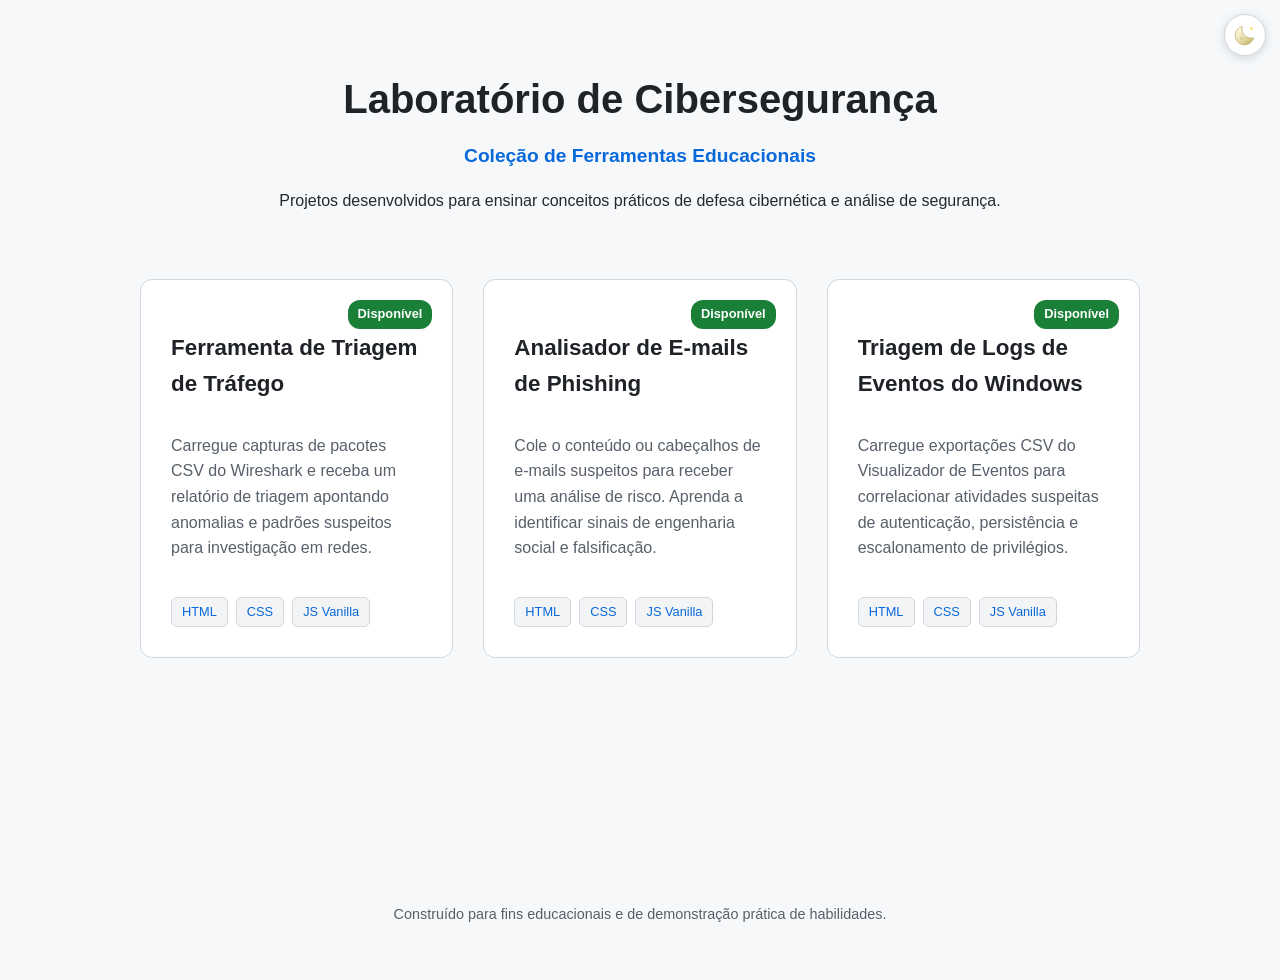
<file: index.html>
<!DOCTYPE html>
<html lang="pt-BR">
<head>
    <meta charset="UTF-8">
    <meta name="viewport" content="width=device-width, initial-scale=1.0">
    <title>Laboratório de Cibersegurança</title>
    <link rel="stylesheet" href="styles.css?v=4">
    <script src="theme.js?v=2"></script>
    <link rel="icon" href="data:image/svg+xml,<svg xmlns=%22http://www.w3.org/2000/svg%22 viewBox=%220 0 100 100%22><text y=%22.9em%22 font-size=%2290%22>🛡️</text></svg>">
</head>
<body>
    <header>
        <h1>Laboratório de Cibersegurança</h1>
        <h2>Coleção de Ferramentas Educacionais</h2>
        <p>Projetos desenvolvidos para ensinar conceitos práticos de defesa cibernética e análise de segurança.</p>
    </header>

    <main class="projects-grid">
        <!-- Projeto 1: Triagem de Tráfego -->
        <a href="triagem-trafego/index.html" class="project-card">
            <div class="status-badge status-active">Disponível</div>
            <h3>Ferramenta de Triagem de Tráfego</h3>
            <p>Carregue capturas de pacotes CSV do Wireshark e receba um relatório de triagem apontando anomalias e padrões suspeitos para investigação em redes.</p>
            <div class="tech-tags">
                <span>HTML</span>
                <span>CSS</span>
                <span>JS Vanilla</span>
            </div>
        </a>

        <!-- Projeto 2: Analisador de Phishing -->
        <a href="analisador-phishing/index.html" class="project-card">
            <div class="status-badge status-active">Disponível</div>
            <h3>Analisador de E-mails de Phishing</h3>
            <p>Cole o conteúdo ou cabeçalhos de e-mails suspeitos para receber uma análise de risco. Aprenda a identificar sinais de engenharia social e falsificação.</p>
            <div class="tech-tags">
                <span>HTML</span>
                <span>CSS</span>
                <span>JS Vanilla</span>
            </div>
        </a>

        <!-- Projeto 3: Analisador de Logs do Windows -->
        <a href="triagem-logs-windows/index.html" class="project-card">
            <div class="status-badge status-active">Disponível</div>
            <h3>Triagem de Logs de Eventos do Windows</h3>
            <p>Carregue exportações CSV do Visualizador de Eventos para correlacionar atividades suspeitas de autenticação, persistência e escalonamento de privilégios.</p>
            <div class="tech-tags">
                <span>HTML</span>
                <span>CSS</span>
                <span>JS Vanilla</span>
            </div>
        </a>
    </main>

    <footer>
        <p>Construído para fins educacionais e de demonstração prática de habilidades.</p>
    </footer>
</body>
</html>
</file>
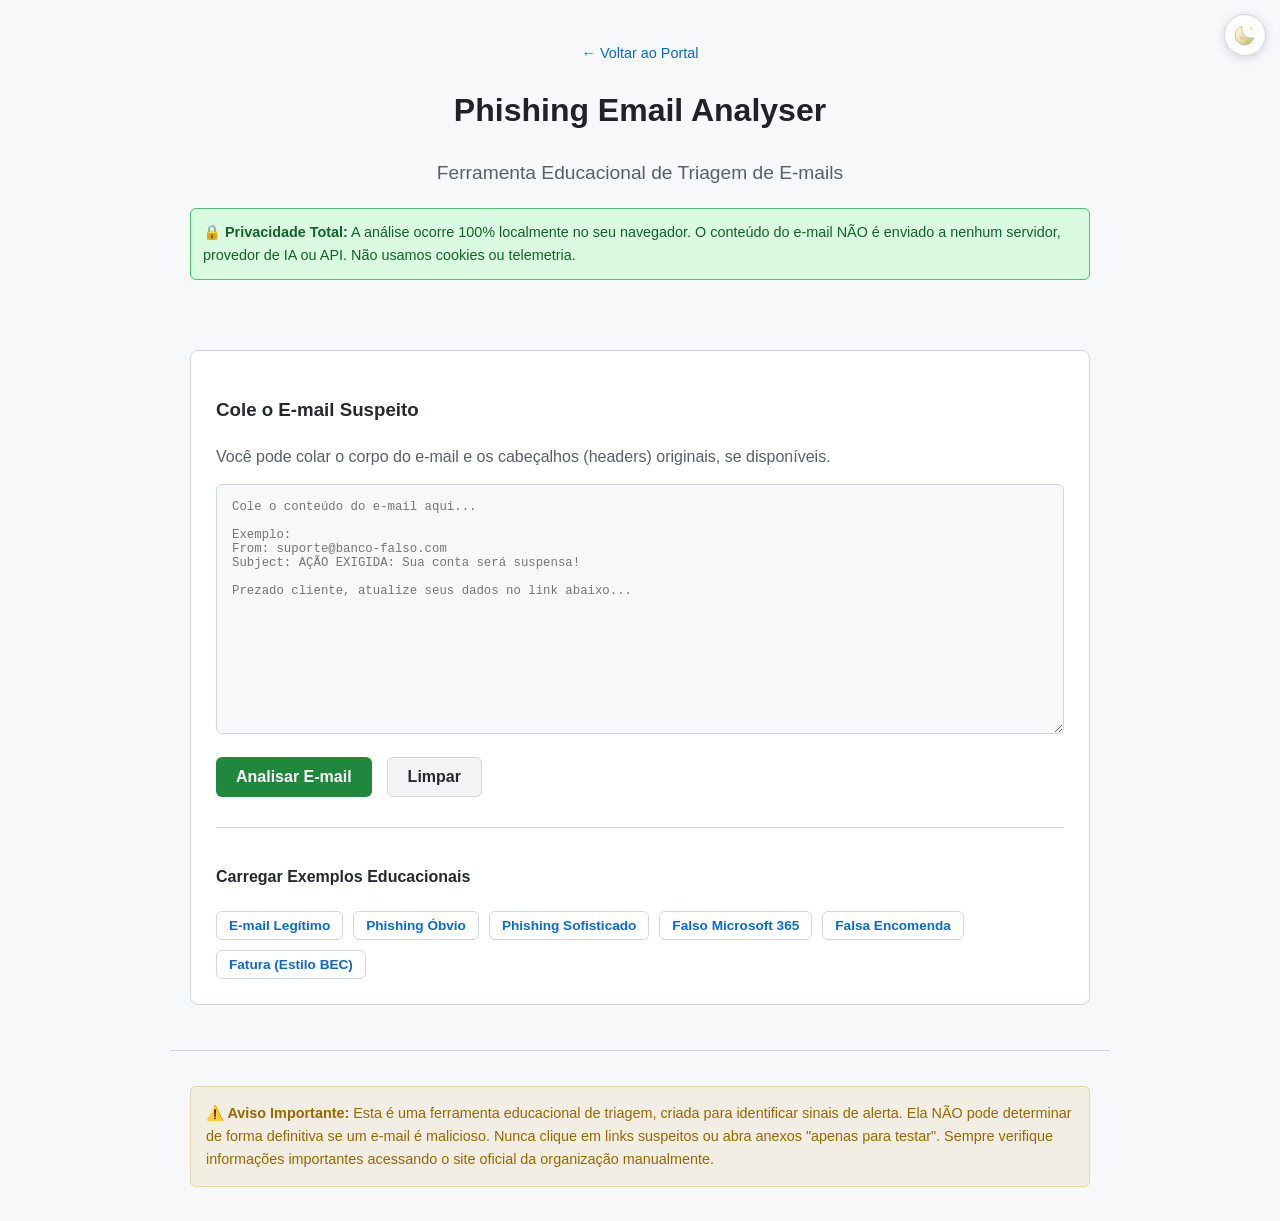
<file: analisador-phishing/index.html>
<!DOCTYPE html>
<html lang="pt-BR">
<head>
    <meta charset="UTF-8">
    <meta name="viewport" content="width=device-width, initial-scale=1.0">
    <title>Phishing Email Analyser</title>
    <link rel="stylesheet" href="styles.css?v=4">
    <script src="../theme.js?v=2"></script>
    <link rel="icon" href="data:image/svg+xml,<svg xmlns=%22http://www.w3.org/2000/svg%22 viewBox=%220 0 100 100%22><text y=%22.9em%22 font-size=%2290%22>🛡️</text></svg>">
</head>
<body>
    <header>
        <div class="container">
            <a href="../index.html" class="back-link">← Voltar ao Portal</a>
            <h1>Phishing Email Analyser</h1>
            <h2>Ferramenta Educacional de Triagem de E-mails</h2>
            <div class="privacy-notice">
                🔒 <strong>Privacidade Total:</strong> A análise ocorre 100% localmente no seu navegador. O conteúdo do e-mail NÃO é enviado a nenhum servidor, provedor de IA ou API. Não usamos cookies ou telemetria.
            </div>
        </div>
    </header>

    <main class="container">
        <section class="input-section">
            <div class="section-header">
                <h3>Cole o E-mail Suspeito</h3>
                <p>Você pode colar o corpo do e-mail e os cabeçalhos (headers) originais, se disponíveis.</p>
            </div>
            
            <textarea id="email-input" placeholder="Cole o conteúdo do e-mail aqui...&#10;&#10;Exemplo:&#10;From: suporte@banco-falso.com&#10;Subject: AÇÃO EXIGIDA: Sua conta será suspensa!&#10;&#10;Prezado cliente, atualize seus dados no link abaixo..."></textarea>
            
            <div class="actions">
                <button id="btn-analyze" class="btn-primary">Analisar E-mail</button>
                <button id="btn-clear" class="btn-secondary">Limpar</button>
            </div>

            <div class="demo-section">
                <h4>Carregar Exemplos Educacionais</h4>
                <div class="demo-buttons">
                    <button class="btn-demo" data-sample="legitimate">E-mail Legítimo</button>
                    <button class="btn-demo" data-sample="obvious">Phishing Óbvio</button>
                    <button class="btn-demo" data-sample="sophisticated">Phishing Sofisticado</button>
                    <button class="btn-demo" data-sample="microsoft">Falso Microsoft 365</button>
                    <button class="btn-demo" data-sample="delivery">Falsa Encomenda</button>
                    <button class="btn-demo" data-sample="bec">Fatura (Estilo BEC)</button>
                </div>
            </div>
        </section>

        <section id="results-section" class="results-section hidden">
            <h3>Resultado da Triagem</h3>
            
            <div class="score-container">
                <div class="score-gauge" id="score-gauge">
                    <span id="score-value">0</span>
                    <span class="score-label">/100</span>
                </div>
                <div class="score-details">
                    <h2 id="risk-classification">Risco Desconhecido</h2>
                    <p id="risk-description">Aguardando análise.</p>
                </div>
            </div>

            <div class="findings-container">
                <h4>Indicadores Encontrados (Por que essa pontuação?)</h4>
                <ul id="findings-list" class="findings-list">
                    <!-- Sinais de alerta serão injetados aqui -->
                </ul>
            </div>

            <div class="recommendations-container">
                <h4>Recomendações Práticas</h4>
                <ul id="recommendations-list">
                    <!-- Recomendações serão injetadas aqui -->
                </ul>
            </div>
        </section>
    </main>

    <footer class="container">
        <p><strong>⚠️ Aviso Importante:</strong> Esta é uma ferramenta educacional de triagem, criada para identificar sinais de alerta. Ela NÃO pode determinar de forma definitiva se um e-mail é malicioso. Nunca clique em links suspeitos ou abra anexos "apenas para testar". Sempre verifique informações importantes acessando o site oficial da organização manualmente.</p>
    </footer>

    <script src="emails.js?v=2"></script>
    <script src="script.js?v=2"></script>
</body>
</html>
</file>
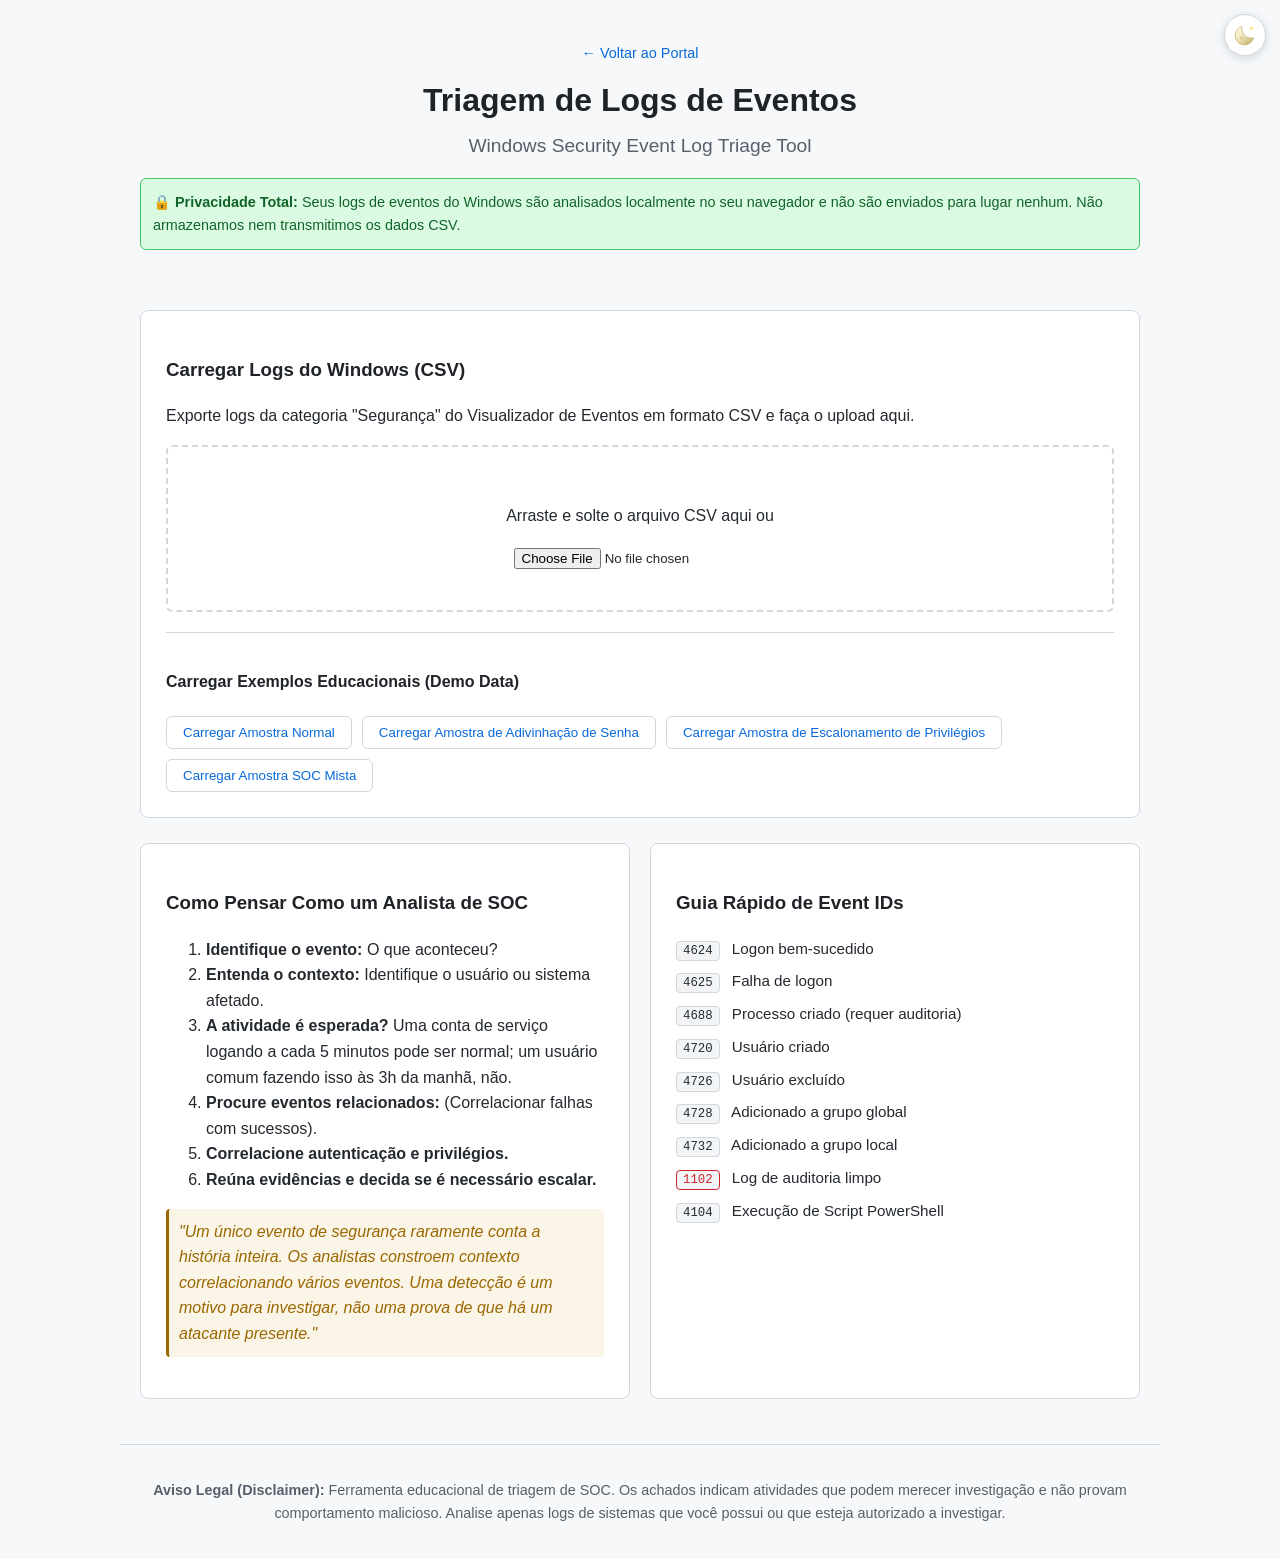
<file: triagem-logs-windows/index.html>
<!DOCTYPE html>
<html lang="pt-BR">
<head>
    <meta charset="UTF-8">
    <meta name="viewport" content="width=device-width, initial-scale=1.0">
    <title>Windows Security Event Log Triage Tool</title>
    <link rel="stylesheet" href="styles.css?v=4">
    <script src="../theme.js?v=2"></script>
    <link rel="icon" href="data:image/svg+xml,<svg xmlns=%22http://www.w3.org/2000/svg%22 viewBox=%220 0 100 100%22><text y=%22.9em%22 font-size=%2290%22>🛡️</text></svg>">
</head>
<body>
    <header>
        <div class="container">
            <a href="../index.html" class="back-link">← Voltar ao Portal</a>
            <h1>Triagem de Logs de Eventos</h1>
            <h2>Windows Security Event Log Triage Tool</h2>
            <div class="privacy-notice">
                🔒 <strong>Privacidade Total:</strong> Seus logs de eventos do Windows são analisados localmente no seu navegador e não são enviados para lugar nenhum. Não armazenamos nem transmitimos os dados CSV.
            </div>
        </div>
    </header>

    <main class="container">
        <!-- Input Section -->
        <section class="upload-section">
            <div class="section-header">
                <h3>Carregar Logs do Windows (CSV)</h3>
                <p>Exporte logs da categoria "Segurança" do Visualizador de Eventos em formato CSV e faça o upload aqui.</p>
            </div>
            
            <div class="upload-area" id="upload-area">
                <p>Arraste e solte o arquivo CSV aqui ou</p>
                <input type="file" id="file-input" accept=".csv" />
            </div>
            
            <div id="upload-status" class="status-message"></div>

            <div class="demo-section">
                <h4>Carregar Exemplos Educacionais (Demo Data)</h4>
                <div class="demo-buttons">
                    <button class="btn-demo" data-sample="normal">Carregar Amostra Normal</button>
                    <button class="btn-demo" data-sample="bruteforce">Carregar Amostra de Adivinhação de Senha</button>
                    <button class="btn-demo" data-sample="persistence">Carregar Amostra de Escalonamento de Privilégios</button>
                    <button class="btn-demo" data-sample="mixed">Carregar Amostra SOC Mista</button>
                </div>
            </div>
        </section>

        <!-- Dashboard Section -->
        <div id="dashboard" class="dashboard hidden">
            <div class="dashboard-header">
                <h3>Painel de Triagem SOC</h3>
                <span id="demo-label" class="demo-label hidden">Dados de Demonstração</span>
            </div>
            
            <div class="summary-cards">
                <div class="card">
                    <h4>Total de Eventos</h4>
                    <span id="stat-total-events">0</span>
                </div>
                <div class="card card-success">
                    <h4>Logons de Sucesso (4624)</h4>
                    <span id="stat-logon-success">0</span>
                </div>
                <div class="card card-fail">
                    <h4>Logons com Falha (4625)</h4>
                    <span id="stat-logon-fail">0</span>
                </div>
                <div class="card card-warn">
                    <h4>Contas Criadas (4720)</h4>
                    <span id="stat-account-created">0</span>
                </div>
                <div class="card card-alert">
                    <h4>Logs Limpos (1102)</h4>
                    <span id="stat-logs-cleared">0</span>
                </div>
            </div>

            <!-- Settings / Filters -->
            <div class="settings-filters">
                <div class="settings-group">
                    <h4>Filtro Rápido</h4>
                    <input type="text" id="filter-account" placeholder="Buscar por Nome da Conta (User)...">
                    <select id="filter-severity">
                        <option value="all">Todas as Severidades</option>
                        <option value="Alta">Alta Severidade</option>
                        <option value="Média">Média Severidade</option>
                        <option value="Baixa">Baixa Severidade</option>
                        <option value="Informativa">Informativa</option>
                    </select>
                </div>
                <div class="settings-group">
                    <h4>Limites (Opcional)</h4>
                    <label>Tentativas de Falha para Alerta:
                        <input type="number" id="setting-brute-limit" value="5" min="2" max="100">
                    </label>
                    <button id="btn-reset-settings" class="btn-reset">Restaurar Padrões</button>
                    <small class="settings-note">Estes valores são padrões educacionais, e não regras universais de detecção de um SOC.</small>
                </div>
            </div>
            
            <!-- Alerts Section -->
            <section class="alerts-section">
                <h3>Resultados da Investigação e Correlação</h3>
                <div id="alerts-container">
                    <!-- Alerts will be injected here -->
                </div>
            </section>
        </div>

        <!-- Educational Sections -->
        <div class="educational-grid">
            <section class="educational-card">
                <h3>Como Pensar Como um Analista de SOC</h3>
                <ol>
                    <li><strong>Identifique o evento:</strong> O que aconteceu?</li>
                    <li><strong>Entenda o contexto:</strong> Identifique o usuário ou sistema afetado.</li>
                    <li><strong>A atividade é esperada?</strong> Uma conta de serviço logando a cada 5 minutos pode ser normal; um usuário comum fazendo isso às 3h da manhã, não.</li>
                    <li><strong>Procure eventos relacionados:</strong> (Correlacionar falhas com sucessos).</li>
                    <li><strong>Correlacione autenticação e privilégios.</strong></li>
                    <li><strong>Reúna evidências e decida se é necessário escalar.</strong></li>
                </ol>
                <p class="highlight-quote">"Um único evento de segurança raramente conta a história inteira. Os analistas constroem contexto correlacionando vários eventos. Uma detecção é um motivo para investigar, não uma prova de que há um atacante presente."</p>
            </section>

            <section class="educational-card">
                <h3>Guia Rápido de Event IDs</h3>
                <ul class="event-id-list">
                    <li><span class="badge">4624</span> Logon bem-sucedido</li>
                    <li><span class="badge">4625</span> Falha de logon</li>
                    <li><span class="badge">4688</span> Processo criado (requer auditoria)</li>
                    <li><span class="badge">4720</span> Usuário criado</li>
                    <li><span class="badge">4726</span> Usuário excluído</li>
                    <li><span class="badge">4728</span> Adicionado a grupo global</li>
                    <li><span class="badge">4732</span> Adicionado a grupo local</li>
                    <li><span class="badge badge-alert">1102</span> Log de auditoria limpo</li>
                    <li><span class="badge">4104</span> Execução de Script PowerShell</li>
                </ul>
            </section>
        </div>
    </main>

    <footer class="container">
        <p><strong>Aviso Legal (Disclaimer):</strong> Ferramenta educacional de triagem de SOC. Os achados indicam atividades que podem merecer investigação e não provam comportamento malicioso. Analise apenas logs de sistemas que você possui ou que esteja autorizado a investigar.</p>
    </footer>

    <script src="script.js?v=4"></script>
</body>
</html>
</file>
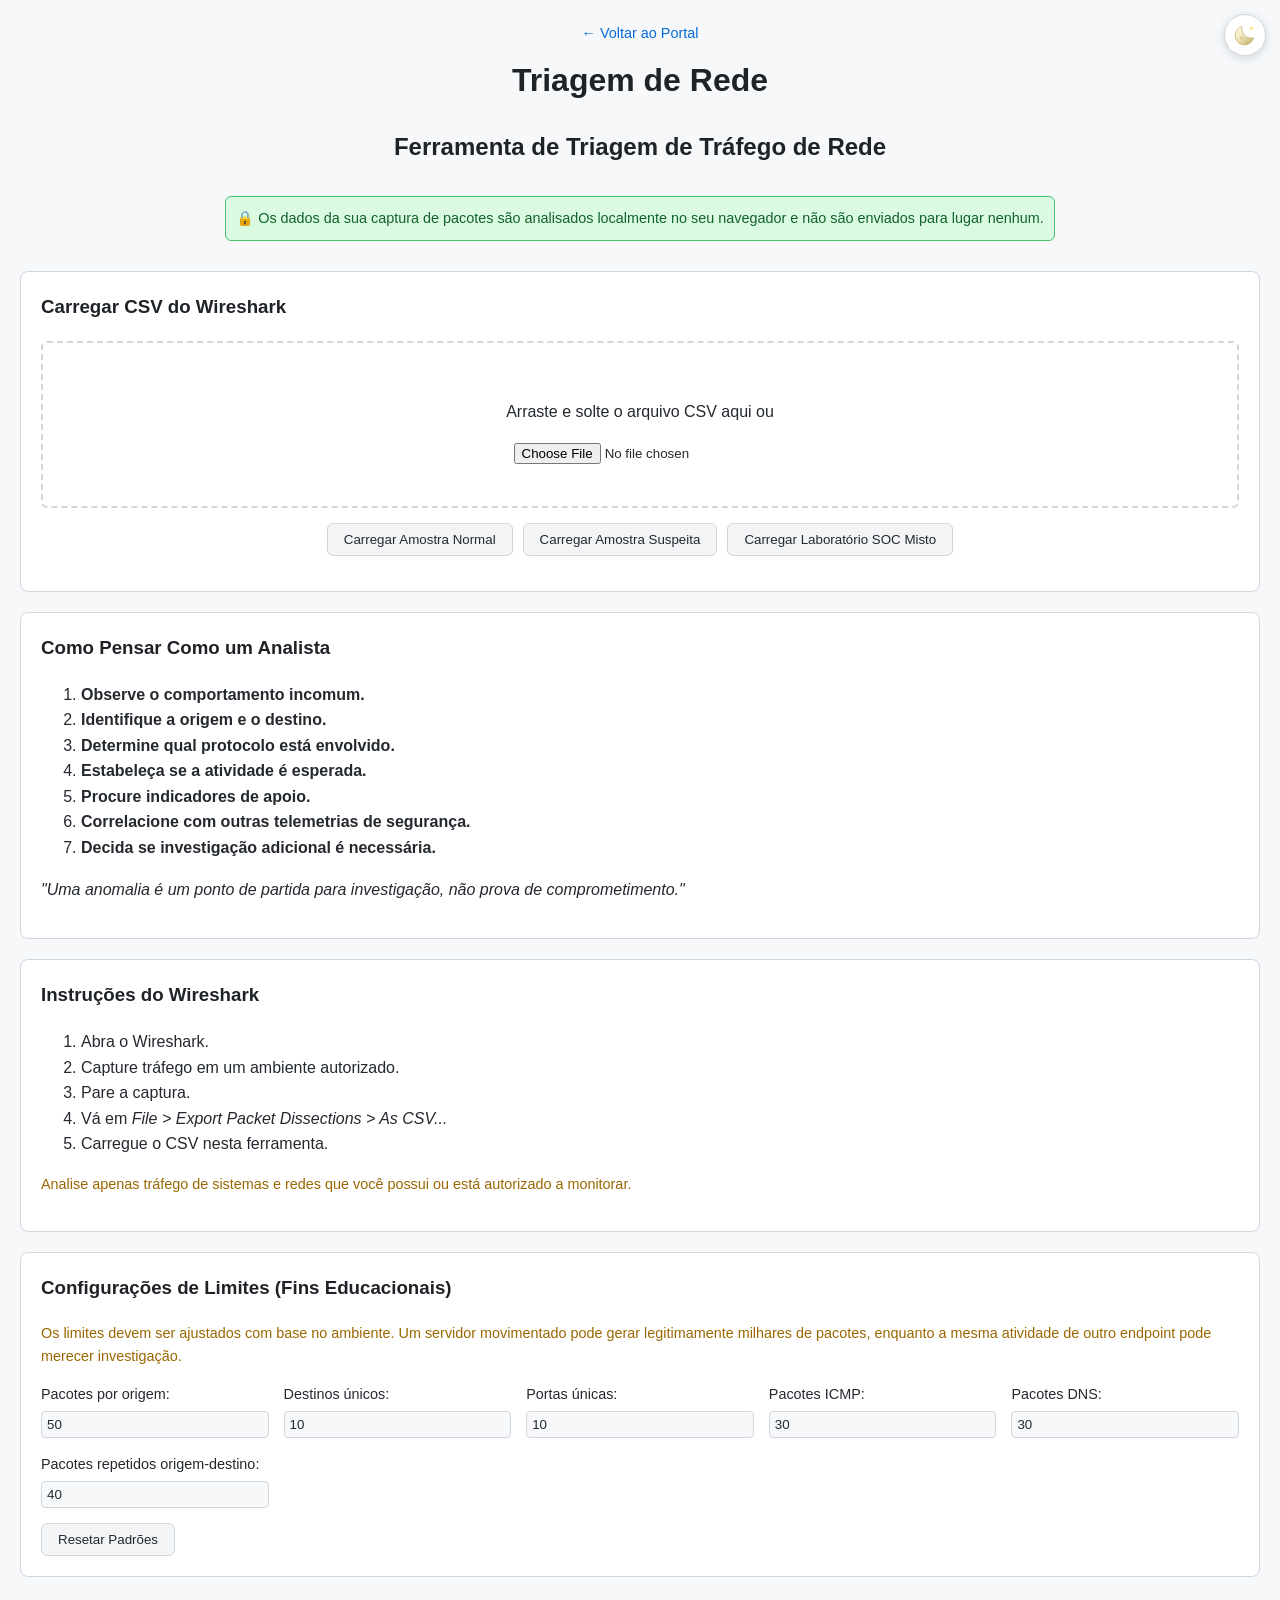
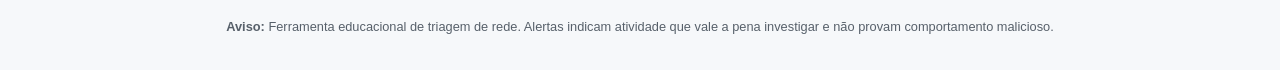
<file: triagem-trafego/index.html>
<!DOCTYPE html>
<html lang="pt-BR">
<head>
    <meta charset="UTF-8">
    <meta name="viewport" content="width=device-width, initial-scale=1.0">
    <title>Ferramenta de Triagem de Tráfego de Rede</title>
    <link rel="stylesheet" href="styles.css?v=4">
    <script src="../theme.js?v=2"></script>
    <link rel="icon" href="data:image/svg+xml,<svg xmlns=%22http://www.w3.org/2000/svg%22 viewBox=%220 0 100 100%22><text y=%22.9em%22 font-size=%2290%22>🛡️</text></svg>">
</head>
<body>
    <header>
        <div class="container">
            <a href="../index.html" class="back-link">← Voltar ao Portal</a>
            <h1>Triagem de Rede</h1>
            <h2>Ferramenta de Triagem de Tráfego de Rede</h2>
            <div class="privacy-notice">
                🔒 Os dados da sua captura de pacotes são analisados localmente no seu navegador e não são enviados para lugar nenhum.
            </div>
        </div>
    </header>

    <main>
        <section class="upload-section">
            <h3>Carregar CSV do Wireshark</h3>
            <div class="upload-area" id="upload-area">
                <p>Arraste e solte o arquivo CSV aqui ou</p>
                <input type="file" id="file-input" accept=".csv" />
            </div>
            
            <div class="demo-buttons">
                <button id="btn-normal">Carregar Amostra Normal</button>
                <button id="btn-suspicious">Carregar Amostra Suspeita</button>
                <button id="btn-mixed">Carregar Laboratório SOC Misto</button>
            </div>
            <div id="upload-status" class="status-message"></div>
        </section>

        <div id="dashboard" class="dashboard hidden">
            <div class="dashboard-header">
                <h3>Visão Geral da Rede</h3>
                <span id="demo-label" class="demo-label hidden">Dados de Demonstração</span>
            </div>
            
            <div class="summary-cards">
                <div class="card">
                    <h4>Total de Pacotes</h4>
                    <span id="total-packets">0</span>
                </div>
                <div class="card">
                    <h4>Origens Únicas</h4>
                    <span id="unique-sources">0</span>
                </div>
                <div class="card">
                    <h4>Destinos Únicos</h4>
                    <span id="unique-destinations">0</span>
                </div>
            </div>

            <!-- Dashboard sections -->
            <div class="dashboard-details">
                <div class="details-column">
                    <h4>Principais Hosts de Origem</h4>
                    <ul id="top-sources"></ul>
                </div>
                <div class="details-column">
                    <h4>Principais Destinos</h4>
                    <ul id="top-destinations"></ul>
                </div>
                <div class="details-column">
                    <h4>Distribuição de Protocolos</h4>
                    <ul id="protocol-distribution"></ul>
                </div>
            </div>
            
            <section class="alerts-section">
                <h3>Alertas de Detecção</h3>
                <div id="alerts-container"></div>
            </section>
        </div>

        <section class="educational-section">
            <h3>Como Pensar Como um Analista</h3>
            <ol>
                <li><strong>Observe o comportamento incomum.</strong></li>
                <li><strong>Identifique a origem e o destino.</strong></li>
                <li><strong>Determine qual protocolo está envolvido.</strong></li>
                <li><strong>Estabeleça se a atividade é esperada.</strong></li>
                <li><strong>Procure indicadores de apoio.</strong></li>
                <li><strong>Correlacione com outras telemetrias de segurança.</strong></li>
                <li><strong>Decida se investigação adicional é necessária.</strong></li>
            </ol>
            <p><em>"Uma anomalia é um ponto de partida para investigação, não prova de comprometimento."</em></p>
        </section>
        
        <section class="instructions-section">
            <h3>Instruções do Wireshark</h3>
            <ol>
                <li>Abra o Wireshark.</li>
                <li>Capture tráfego em um ambiente autorizado.</li>
                <li>Pare a captura.</li>
                <li>Vá em <em>File > Export Packet Dissections > As CSV...</em></li>
                <li>Carregue o CSV nesta ferramenta.</li>
            </ol>
            <p class="warning">Analise apenas tráfego de sistemas e redes que você possui ou está autorizado a monitorar.</p>
        </section>

        <section class="settings-section">
            <h3>Configurações de Limites (Fins Educacionais)</h3>
            <p class="settings-disclaimer">Os limites devem ser ajustados com base no ambiente. Um servidor movimentado pode gerar legitimamente milhares de pacotes, enquanto a mesma atividade de outro endpoint pode merecer investigação.</p>
            <div class="settings-grid">
                <label>Pacotes por origem: <input type="number" id="setting-packet-volume" value="50"></label>
                <label>Destinos únicos: <input type="number" id="setting-unique-destinations" value="10"></label>
                <label>Portas únicas: <input type="number" id="setting-unique-ports" value="10"></label>
                <label>Pacotes ICMP: <input type="number" id="setting-icmp" value="30"></label>
                <label>Pacotes DNS: <input type="number" id="setting-dns" value="30"></label>
                <label>Pacotes repetidos origem-destino: <input type="number" id="setting-repeated-comm" value="40"></label>
            </div>
            <button id="btn-reset-settings">Resetar Padrões</button>
        </section>
    </main>

    <footer>
        <p><strong>Aviso:</strong> Ferramenta educacional de triagem de rede. Alertas indicam atividade que vale a pena investigar e não provam comportamento malicioso.</p>
    </footer>

    <script src="script.js"></script>
</body>
</html>
</file>
<file: styles.css>
:root {
    --bg-color: #0d1117;
    --card-bg: #161b22;
    --text-color: #c9d1d9;
    --accent-color: #58a6ff;
    --border-color: #30363d;
    --hover-bg: #21262d;
    
    --status-active: #3fb950;
    --status-soon: #d29922;
    /* Variaveis do sistema de temas */
    --heading-color: #ffffff;
    --muted-color: #8b949e;
    --surface-2: #21262d;
    --surface-3: #30363d;
    --code-bg: #1f2428;
    --privacy-bg: #093414;
    --privacy-text: #3fb950;
    --privacy-border: #238636;
    --btn-primary-bg: #238636;
    --btn-primary-hover: #2ea043;
    --on-color: #000000;
    --shadow: rgba(0, 0, 0, 0.5);
}

body {
    font-family: -apple-system, BlinkMacSystemFont, "Segoe UI", Helvetica, Arial, sans-serif;
    background-color: var(--bg-color);
    color: var(--text-color);
    margin: 0;
    padding: 40px 20px;
    line-height: 1.6;
    display: flex;
    flex-direction: column;
    align-items: center;
    min-height: 100vh;
}

header {
    text-align: center;
    margin-bottom: 50px;
    max-width: 800px;
}

h1 {
    color: var(--heading-color);
    font-size: 2.5em;
    margin-bottom: 10px;
}

h2 {
    color: var(--accent-color);
    font-size: 1.2em;
    margin-top: 0;
}

.projects-grid {
    display: grid;
    grid-template-columns: repeat(auto-fit, minmax(300px, 1fr));
    gap: 30px;
    width: 100%;
    max-width: 1000px;
}

.project-card {
    background-color: var(--card-bg);
    border: 1px solid var(--border-color);
    border-radius: 12px;
    padding: 30px;
    text-decoration: none;
    color: inherit;
    transition: transform 0.2s, box-shadow 0.2s, border-color 0.2s;
    position: relative;
    display: flex;
    flex-direction: column;
}

.project-card:hover:not(.disabled) {
    transform: translateY(-5px);
    box-shadow: 0 8px 24px var(--shadow);
    border-color: var(--accent-color);
    background-color: var(--hover-bg);
}

.project-card h3 {
    color: var(--heading-color);
    margin-top: 20px;
    margin-bottom: 15px;
    font-size: 1.4em;
}

.project-card p {
    flex-grow: 1;
    color: var(--muted-color);
}

.status-badge {
    position: absolute;
    top: 20px;
    right: 20px;
    padding: 4px 10px;
    border-radius: 12px;
    font-size: 0.8em;
    font-weight: bold;
    color: var(--on-color);
}

.status-active {
    background-color: var(--status-active);
}

.status-soon {
    background-color: var(--status-soon);
}

.disabled {
    opacity: 0.6;
    cursor: not-allowed;
}

.tech-tags {
    margin-top: 20px;
    display: flex;
    gap: 8px;
    flex-wrap: wrap;
}

.tech-tags span {
    background-color: var(--surface-2);
    border: 1px solid var(--border-color);
    padding: 4px 10px;
    border-radius: 6px;
    font-size: 0.8em;
    color: var(--accent-color);
}

footer {
    margin-top: auto;
    padding-top: 50px;
    color: var(--muted-color);
    font-size: 0.9em;
}

/* ===== Tema claro (ativado pelo botÃ£o de tema) ===== */
:root[data-theme="light"] {
    --bg-color: #f6f8fa;
    --panel-bg: #ffffff;
    --card-bg: #ffffff;
    --text-color: #24292f;
    --accent-color: #0969da;
    --border-color: #d0d7de;
    --hover-bg: #eaeef2;

    --status-active: #1a7f37;
    --status-soon: #9a6700;
    --severity-info: #0969da;
    --severity-low: #1a7f37;
    --severity-medium: #9a6700;
    --severity-high: #cf222e;
    --risk-low: #1a7f37;
    --risk-medium: #9a6700;
    --risk-high: #cf222e;
    --risk-critical: #82071e;

    --heading-color: #1f2328;
    --muted-color: #57606a;
    --surface-2: #f3f4f6;
    --surface-3: #e1e4e8;
    --code-bg: #f6f8fa;
    --privacy-bg: #dafbe1;
    --privacy-text: #116329;
    --privacy-border: #4ac26b;
    --btn-primary-bg: #1f883d;
    --btn-primary-hover: #1a7f37;
    --on-color: #ffffff;
    --shadow: rgba(140, 149, 159, 0.35);
}
</file>
<file: analisador-phishing/styles.css>
:root {
    --bg-color: #0d1117;
    --panel-bg: #161b22;
    --text-color: #c9d1d9;
    --accent-color: #58a6ff;
    --border-color: #30363d;
    
    --risk-low: #3fb950;
    --risk-medium: #d29922;
    --risk-high: #f85149;
    --risk-critical: #8e1519;
    /* Variaveis do sistema de temas */
    --heading-color: #ffffff;
    --muted-color: #8b949e;
    --surface-2: #21262d;
    --surface-3: #30363d;
    --code-bg: #1f2428;
    --privacy-bg: #093414;
    --privacy-text: #3fb950;
    --privacy-border: #238636;
    --btn-primary-bg: #238636;
    --btn-primary-hover: #2ea043;
    --on-color: #000000;
    --shadow: rgba(0, 0, 0, 0.5);
}

body {
    font-family: -apple-system, BlinkMacSystemFont, "Segoe UI", Helvetica, Arial, sans-serif;
    background-color: var(--bg-color);
    color: var(--text-color);
    margin: 0;
    padding: 0;
    line-height: 1.6;
}

.container {
    max-width: 900px;
    margin: 0 auto;
    padding: 20px;
}

header {
    text-align: center;
    margin-bottom: 30px;
    padding-top: 20px;
}

.back-link {
    color: var(--accent-color);
    text-decoration: none;
    font-size: 0.9em;
    display: inline-block;
    margin-bottom: 20px;
}

h1 { color: var(--heading-color); margin-top: 0; }
h2, h3, h4 { color: var(--text-color); }
h2 { font-size: 1.2em; font-weight: normal; color: var(--muted-color); }

.privacy-notice {
    background-color: var(--privacy-bg);
    color: var(--privacy-text);
    border: 1px solid var(--privacy-border);
    padding: 12px;
    border-radius: 6px;
    margin-top: 20px;
    font-size: 0.9em;
    text-align: left;
}

section {
    background-color: var(--panel-bg);
    border: 1px solid var(--border-color);
    border-radius: 8px;
    padding: 25px;
    margin-bottom: 25px;
}

.section-header p {
    color: var(--muted-color);
    margin-bottom: 15px;
}

textarea {
    width: 100%;
    height: 250px;
    background-color: var(--bg-color);
    color: var(--text-color);
    border: 1px solid var(--border-color);
    border-radius: 6px;
    padding: 15px;
    font-family: monospace;
    font-size: 0.95em;
    resize: vertical;
    box-sizing: border-box;
}

textarea:focus {
    outline: none;
    border-color: var(--accent-color);
}

.actions {
    margin-top: 15px;
    display: flex;
    gap: 15px;
}

button {
    padding: 10px 20px;
    border-radius: 6px;
    font-size: 1em;
    font-weight: bold;
    cursor: pointer;
    border: none;
    transition: background-color 0.2s;
}

.btn-primary {
    background-color: var(--btn-primary-bg);
    color: white;
}
.btn-primary:hover { background-color: var(--btn-primary-hover); }

.btn-secondary {
    background-color: var(--surface-2);
    color: var(--text-color);
    border: 1px solid var(--border-color);
}
.btn-secondary:hover { background-color: var(--surface-3); }

.demo-section {
    margin-top: 30px;
    border-top: 1px solid var(--border-color);
    padding-top: 15px;
}

.demo-buttons {
    display: flex;
    flex-wrap: wrap;
    gap: 10px;
}

.btn-demo {
    background-color: transparent;
    color: var(--accent-color);
    border: 1px solid var(--border-color);
    padding: 6px 12px;
    font-size: 0.85em;
}
.btn-demo:hover {
    background-color: var(--code-bg);
    border-color: var(--accent-color);
}

.hidden { display: none !important; }

/* Score Area */
.score-container {
    display: flex;
    align-items: center;
    gap: 30px;
    padding: 20px;
    background-color: var(--bg-color);
    border-radius: 8px;
    margin-bottom: 25px;
    border-left: 5px solid gray;
    transition: border-color 0.3s;
}

.score-gauge {
    width: 100px;
    height: 100px;
    border-radius: 50%;
    display: flex;
    flex-direction: column;
    align-items: center;
    justify-content: center;
    background-color: var(--panel-bg);
    border: 4px solid gray;
}

#score-value {
    font-size: 2em;
    font-weight: bold;
    line-height: 1;
}

.score-label {
    font-size: 0.8em;
    color: var(--muted-color);
}

.score-details h2 {
    color: var(--heading-color);
    margin: 0 0 5px 0;
    font-size: 1.5em;
    font-weight: bold;
}

.score-details p {
    margin: 0;
    color: var(--muted-color);
}

/* Findings List */
.findings-list {
    list-style: none;
    padding: 0;
    margin: 0;
}

.findings-list li {
    padding: 12px 15px;
    border: 1px solid var(--border-color);
    background-color: var(--bg-color);
    margin-bottom: 10px;
    border-radius: 6px;
    display: flex;
    flex-direction: column;
}

.finding-header {
    display: flex;
    justify-content: space-between;
    align-items: center;
    margin-bottom: 5px;
}

.finding-title {
    font-weight: bold;
    color: var(--heading-color);
}

.finding-points {
    background-color: var(--risk-high);
    color: white;
    padding: 2px 8px;
    border-radius: 12px;
    font-size: 0.8em;
    font-weight: bold;
}

.finding-desc {
    font-size: 0.9em;
    color: var(--muted-color);
}

/* Recommendations */
.recommendations-container {
    margin-top: 30px;
    border-top: 1px solid var(--border-color);
    padding-top: 20px;
}

#recommendations-list {
    padding-left: 20px;
}

#recommendations-list li {
    margin-bottom: 10px;
}

footer {
    border-top: 1px solid var(--border-color);
    margin-top: 30px;
    padding-top: 20px;
    padding-bottom: 40px;
}

footer p {
    color: var(--risk-medium);
    font-size: 0.9em;
    background-color: rgba(210, 153, 34, 0.1);
    padding: 15px;
    border-radius: 6px;
    border: 1px solid rgba(210, 153, 34, 0.3);
}

@media (max-width: 600px) {
    .score-container {
        flex-direction: column;
        text-align: center;
    }
    .demo-buttons {
        flex-direction: column;
    }
    .actions {
        flex-direction: column;
    }
}

/* ===== Tema claro (ativado pelo botÃ£o de tema) ===== */
:root[data-theme="light"] {
    --bg-color: #f6f8fa;
    --panel-bg: #ffffff;
    --card-bg: #ffffff;
    --text-color: #24292f;
    --accent-color: #0969da;
    --border-color: #d0d7de;
    --hover-bg: #eaeef2;

    --status-active: #1a7f37;
    --status-soon: #9a6700;
    --severity-info: #0969da;
    --severity-low: #1a7f37;
    --severity-medium: #9a6700;
    --severity-high: #cf222e;
    --risk-low: #1a7f37;
    --risk-medium: #9a6700;
    --risk-high: #cf222e;
    --risk-critical: #82071e;

    --heading-color: #1f2328;
    --muted-color: #57606a;
    --surface-2: #f3f4f6;
    --surface-3: #e1e4e8;
    --code-bg: #f6f8fa;
    --privacy-bg: #dafbe1;
    --privacy-text: #116329;
    --privacy-border: #4ac26b;
    --btn-primary-bg: #1f883d;
    --btn-primary-hover: #1a7f37;
    --on-color: #ffffff;
    --shadow: rgba(140, 149, 159, 0.35);
}
</file>
<file: triagem-logs-windows/styles.css>
:root {
    --bg-color: #0d1117;
    --panel-bg: #161b22;
    --text-color: #c9d1d9;
    --accent-color: #58a6ff;
    --border-color: #30363d;
    
    --severity-info: #58a6ff;
    --severity-low: #3fb950;
    --severity-medium: #d29922;
    --severity-high: #f85149;
    /* Variaveis do sistema de temas */
    --heading-color: #ffffff;
    --muted-color: #8b949e;
    --surface-2: #21262d;
    --surface-3: #30363d;
    --code-bg: #1f2428;
    --privacy-bg: #093414;
    --privacy-text: #3fb950;
    --privacy-border: #238636;
    --btn-primary-bg: #238636;
    --btn-primary-hover: #2ea043;
    --on-color: #000000;
    --shadow: rgba(0, 0, 0, 0.5);
}

body {
    font-family: -apple-system, BlinkMacSystemFont, "Segoe UI", Helvetica, Arial, sans-serif;
    background-color: var(--bg-color);
    color: var(--text-color);
    margin: 0;
    padding: 0;
    line-height: 1.6;
}

.container {
    max-width: 1000px;
    margin: 0 auto;
    padding: 20px;
}

header {
    text-align: center;
    margin-bottom: 20px;
    padding-top: 20px;
}

.back-link {
    color: var(--accent-color);
    text-decoration: none;
    font-size: 0.9em;
    display: inline-block;
    margin-bottom: 10px;
}

h1 { color: var(--heading-color); margin-top: 0; margin-bottom: 5px; }
h2 { color: var(--muted-color); font-size: 1.2em; font-weight: normal; margin-top: 0; }
h3, h4 { color: var(--heading-color); }

.privacy-notice {
    background-color: var(--privacy-bg);
    color: var(--privacy-text);
    border: 1px solid var(--privacy-border);
    padding: 12px;
    border-radius: 6px;
    margin-top: 15px;
    font-size: 0.9em;
    text-align: left;
}

section, .dashboard {
    background-color: var(--panel-bg);
    border: 1px solid var(--border-color);
    border-radius: 8px;
    padding: 25px;
    margin-bottom: 25px;
}

.upload-area {
    border: 2px dashed var(--border-color);
    border-radius: 6px;
    padding: 40px 20px;
    text-align: center;
    cursor: pointer;
    transition: border-color 0.2s;
    margin: 15px 0;
}

.upload-area:hover, .upload-area.dragover {
    border-color: var(--accent-color);
}

.status-message {
    text-align: center;
    font-weight: bold;
    margin-bottom: 15px;
}
.status-success { color: var(--severity-low); }
.status-error { color: var(--severity-high); }

.demo-section {
    border-top: 1px solid var(--border-color);
    padding-top: 15px;
    margin-top: 20px;
}

.demo-buttons {
    display: flex;
    flex-wrap: wrap;
    gap: 10px;
}

button {
    background-color: var(--surface-2);
    color: var(--text-color);
    border: 1px solid var(--border-color);
    padding: 8px 16px;
    border-radius: 6px;
    cursor: pointer;
    transition: background-color 0.2s;
}

button:hover { background-color: var(--surface-3); }

.btn-demo {
    background-color: transparent;
    color: var(--accent-color);
}
.btn-demo:hover {
    border-color: var(--accent-color);
}

.hidden { display: none !important; }

/* Dashboard Cards */
.dashboard-header {
    display: flex;
    justify-content: space-between;
    align-items: center;
    margin-bottom: 20px;
}

.demo-label {
    background-color: var(--severity-medium);
    color: var(--on-color);
    padding: 4px 10px;
    border-radius: 12px;
    font-size: 0.85em;
    font-weight: bold;
}

.summary-cards {
    display: grid;
    grid-template-columns: repeat(auto-fit, minmax(150px, 1fr));
    gap: 15px;
    margin-bottom: 25px;
}

.card {
    background-color: var(--bg-color);
    border: 1px solid var(--border-color);
    padding: 15px;
    border-radius: 6px;
    text-align: center;
}

.card h4 { margin: 0 0 10px 0; font-size: 0.85em; color: var(--muted-color); }
.card span { display: block; font-size: 1.8em; font-weight: bold; color: var(--heading-color); }

.card-success span { color: var(--severity-low); }
.card-fail span { color: var(--severity-high); }
.card-warn span { color: var(--severity-medium); }
.card-alert span { color: var(--severity-high); }

/* Settings / Filters */
.settings-filters {
    display: flex;
    gap: 20px;
    flex-wrap: wrap;
    margin-bottom: 25px;
    padding: 15px;
    background-color: var(--bg-color);
    border-radius: 6px;
    border: 1px solid var(--border-color);
}

.settings-group {
    flex: 1;
    min-width: 250px;
}

.settings-group h4 { margin-top: 0; margin-bottom: 10px; }
.settings-group input[type="text"], .settings-group select, .settings-group input[type="number"] {
    width: 100%;
    padding: 8px;
    background-color: var(--panel-bg);
    color: var(--text-color);
    border: 1px solid var(--border-color);
    border-radius: 4px;
    margin-bottom: 10px;
    box-sizing: border-box;
}

.settings-note {
    display: block;
    color: var(--muted-color);
    font-size: 0.8em;
    margin-top: 5px;
}

/* Alerts */
.alerts-section h3 { margin-bottom: 15px; }

.alert-item {
    background-color: var(--bg-color);
    border: 1px solid var(--border-color);
    border-left-width: 5px;
    padding: 20px;
    border-radius: 6px;
    margin-bottom: 15px;
}

.alert-header {
    display: flex;
    justify-content: space-between;
    align-items: center;
    margin-bottom: 15px;
    border-bottom: 1px solid var(--border-color);
    padding-bottom: 10px;
}

.alert-title {
    font-size: 1.2em;
    font-weight: bold;
    color: var(--heading-color);
}

.alert-sev-badge {
    padding: 4px 10px;
    border-radius: 12px;
    font-size: 0.85em;
    font-weight: bold;
    color: var(--on-color);
}

.sev-Informativa { background-color: var(--severity-info); }
.sev-Baixa { background-color: var(--severity-low); }
.sev-Média { background-color: var(--severity-medium); }
.sev-Alta { background-color: var(--severity-high); color: white; }

.alert-details {
    display: grid;
    grid-template-columns: repeat(auto-fit, minmax(200px, 1fr));
    gap: 10px;
    margin-bottom: 15px;
}

.detail-row { font-size: 0.9em; }
.detail-label { color: var(--muted-color); font-weight: bold; }

.alert-text-block {
    margin-bottom: 15px;
    font-size: 0.95em;
}

.alert-text-block h5 {
    margin: 0 0 5px 0;
    color: var(--heading-color);
}

/* Education Sections */
.educational-grid {
    display: grid;
    grid-template-columns: repeat(auto-fit, minmax(300px, 1fr));
    gap: 20px;
}

.educational-card {
    background-color: var(--panel-bg);
    border: 1px solid var(--border-color);
    border-radius: 8px;
    padding: 25px;
}

.highlight-quote {
    font-style: italic;
    color: var(--severity-medium);
    border-left: 3px solid var(--severity-medium);
    padding-left: 10px;
    background-color: rgba(210, 153, 34, 0.1);
    padding: 10px;
    border-radius: 4px;
}

.event-id-list { list-style: none; padding: 0; }
.event-id-list li { margin-bottom: 8px; font-size: 0.95em; }
.badge {
    background-color: var(--surface-2);
    border: 1px solid var(--border-color);
    padding: 2px 6px;
    border-radius: 4px;
    margin-right: 8px;
    font-family: monospace;
}
.badge-alert { color: var(--severity-high); border-color: var(--severity-high); }

footer {
    text-align: center;
    border-top: 1px solid var(--border-color);
    padding-top: 20px;
    padding-bottom: 40px;
    color: var(--muted-color);
    font-size: 0.9em;
}

/* ===== Tema claro (ativado pelo botÃ£o de tema) ===== */
:root[data-theme="light"] {
    --bg-color: #f6f8fa;
    --panel-bg: #ffffff;
    --card-bg: #ffffff;
    --text-color: #24292f;
    --accent-color: #0969da;
    --border-color: #d0d7de;
    --hover-bg: #eaeef2;

    --status-active: #1a7f37;
    --status-soon: #9a6700;
    --severity-info: #0969da;
    --severity-low: #1a7f37;
    --severity-medium: #9a6700;
    --severity-high: #cf222e;
    --risk-low: #1a7f37;
    --risk-medium: #9a6700;
    --risk-high: #cf222e;
    --risk-critical: #82071e;

    --heading-color: #1f2328;
    --muted-color: #57606a;
    --surface-2: #f3f4f6;
    --surface-3: #e1e4e8;
    --code-bg: #f6f8fa;
    --privacy-bg: #dafbe1;
    --privacy-text: #116329;
    --privacy-border: #4ac26b;
    --btn-primary-bg: #1f883d;
    --btn-primary-hover: #1a7f37;
    --on-color: #ffffff;
    --shadow: rgba(140, 149, 159, 0.35);
}
</file>
<file: triagem-trafego/styles.css>
:root {
    --bg-color: #0d1117;
    --panel-bg: #161b22;
    --text-color: #c9d1d9;
    --accent-color: #58a6ff;
    --border-color: #30363d;
    
    --severity-low: #3fb950;
    --severity-medium: #d29922;
    --severity-high: #f85149;
    /* Variaveis do sistema de temas */
    --heading-color: #ffffff;
    --muted-color: #8b949e;
    --surface-2: #21262d;
    --surface-3: #30363d;
    --code-bg: #1f2428;
    --privacy-bg: #093414;
    --privacy-text: #3fb950;
    --privacy-border: #238636;
    --btn-primary-bg: #238636;
    --btn-primary-hover: #2ea043;
    --on-color: #000000;
    --shadow: rgba(0, 0, 0, 0.5);
}

body {
    font-family: -apple-system, BlinkMacSystemFont, "Segoe UI", Helvetica, Arial, sans-serif;
    background-color: var(--bg-color);
    color: var(--text-color);
    margin: 0;
    padding: 20px;
    line-height: 1.6;
}

.container {
    max-width: 1000px;
    margin: 0 auto;
}

.back-link {
    color: var(--accent-color);
    text-decoration: none;
    font-size: 0.9em;
    display: inline-block;
    margin-bottom: 10px;
}

header {
    text-align: center;
    margin-bottom: 30px;
}

h1, h2, h3, h4 {
    color: var(--heading-color);
    margin-top: 0;
}

.privacy-notice {
    background-color: var(--privacy-bg);
    color: var(--privacy-text);
    border: 1px solid var(--privacy-border);
    padding: 10px;
    border-radius: 6px;
    display: inline-block;
    margin-top: 10px;
    font-size: 0.9em;
}

section, .dashboard {
    background-color: var(--panel-bg);
    border: 1px solid var(--border-color);
    border-radius: 8px;
    padding: 20px;
    margin-bottom: 20px;
}

.upload-area {
    border: 2px dashed var(--border-color);
    border-radius: 6px;
    padding: 40px 20px;
    text-align: center;
    cursor: pointer;
    transition: border-color 0.2s;
    margin-bottom: 15px;
}

.upload-area:hover, .upload-area.dragover {
    border-color: var(--accent-color);
}

.demo-buttons {
    display: flex;
    gap: 10px;
    justify-content: center;
    flex-wrap: wrap;
}

button {
    background-color: var(--surface-2);
    color: var(--text-color);
    border: 1px solid var(--border-color);
    padding: 8px 16px;
    border-radius: 6px;
    cursor: pointer;
    transition: background-color 0.2s;
}

button:hover {
    background-color: var(--surface-3);
}

.status-message {
    margin-top: 15px;
    text-align: center;
    font-weight: bold;
}

.status-success { color: var(--severity-low); }
.status-error { color: var(--severity-high); }

.hidden { display: none !important; }

.dashboard-header {
    display: flex;
    justify-content: space-between;
    align-items: center;
}

.demo-label {
    background-color: var(--severity-medium);
    color: var(--on-color);
    padding: 2px 8px;
    border-radius: 12px;
    font-size: 0.8em;
    font-weight: bold;
}

.summary-cards {
    display: flex;
    gap: 20px;
    margin-bottom: 20px;
    flex-wrap: wrap;
}

.card {
    flex: 1;
    min-width: 150px;
    background-color: var(--bg-color);
    border: 1px solid var(--border-color);
    padding: 15px;
    border-radius: 6px;
    text-align: center;
}

.card span {
    display: block;
    font-size: 1.5em;
    font-weight: bold;
    color: var(--accent-color);
}

.dashboard-details {
    display: flex;
    gap: 20px;
    margin-bottom: 20px;
    flex-wrap: wrap;
}

.details-column {
    flex: 1;
    min-width: 250px;
    background-color: var(--bg-color);
    border: 1px solid var(--border-color);
    padding: 15px;
    border-radius: 6px;
}

ul {
    list-style-type: none;
    padding: 0;
    margin: 0;
}

ul li {
    padding: 5px 0;
    border-bottom: 1px solid var(--border-color);
    display: flex;
    justify-content: space-between;
}

ul li:last-child {
    border-bottom: none;
}

.settings-grid {
    display: grid;
    grid-template-columns: repeat(auto-fit, minmax(200px, 1fr));
    gap: 15px;
    margin-bottom: 15px;
}

.settings-grid label {
    display: flex;
    flex-direction: column;
    font-size: 0.9em;
}

.settings-grid input {
    background-color: var(--bg-color);
    color: var(--text-color);
    border: 1px solid var(--border-color);
    padding: 5px;
    border-radius: 4px;
    margin-top: 5px;
}

.settings-disclaimer, .warning {
    color: var(--severity-medium);
    font-size: 0.9em;
    margin-bottom: 15px;
}

footer {
    text-align: center;
    font-size: 0.8em;
    color: var(--muted-color);
    margin-top: 40px;
}

/* ===== Tema claro (ativado pelo botÃ£o de tema) ===== */
:root[data-theme="light"] {
    --bg-color: #f6f8fa;
    --panel-bg: #ffffff;
    --card-bg: #ffffff;
    --text-color: #24292f;
    --accent-color: #0969da;
    --border-color: #d0d7de;
    --hover-bg: #eaeef2;

    --status-active: #1a7f37;
    --status-soon: #9a6700;
    --severity-info: #0969da;
    --severity-low: #1a7f37;
    --severity-medium: #9a6700;
    --severity-high: #cf222e;
    --risk-low: #1a7f37;
    --risk-medium: #9a6700;
    --risk-high: #cf222e;
    --risk-critical: #82071e;

    --heading-color: #1f2328;
    --muted-color: #57606a;
    --surface-2: #f3f4f6;
    --surface-3: #e1e4e8;
    --code-bg: #f6f8fa;
    --privacy-bg: #dafbe1;
    --privacy-text: #116329;
    --privacy-border: #4ac26b;
    --btn-primary-bg: #1f883d;
    --btn-primary-hover: #1a7f37;
    --on-color: #ffffff;
    --shadow: rgba(140, 149, 159, 0.35);
}
</file>
